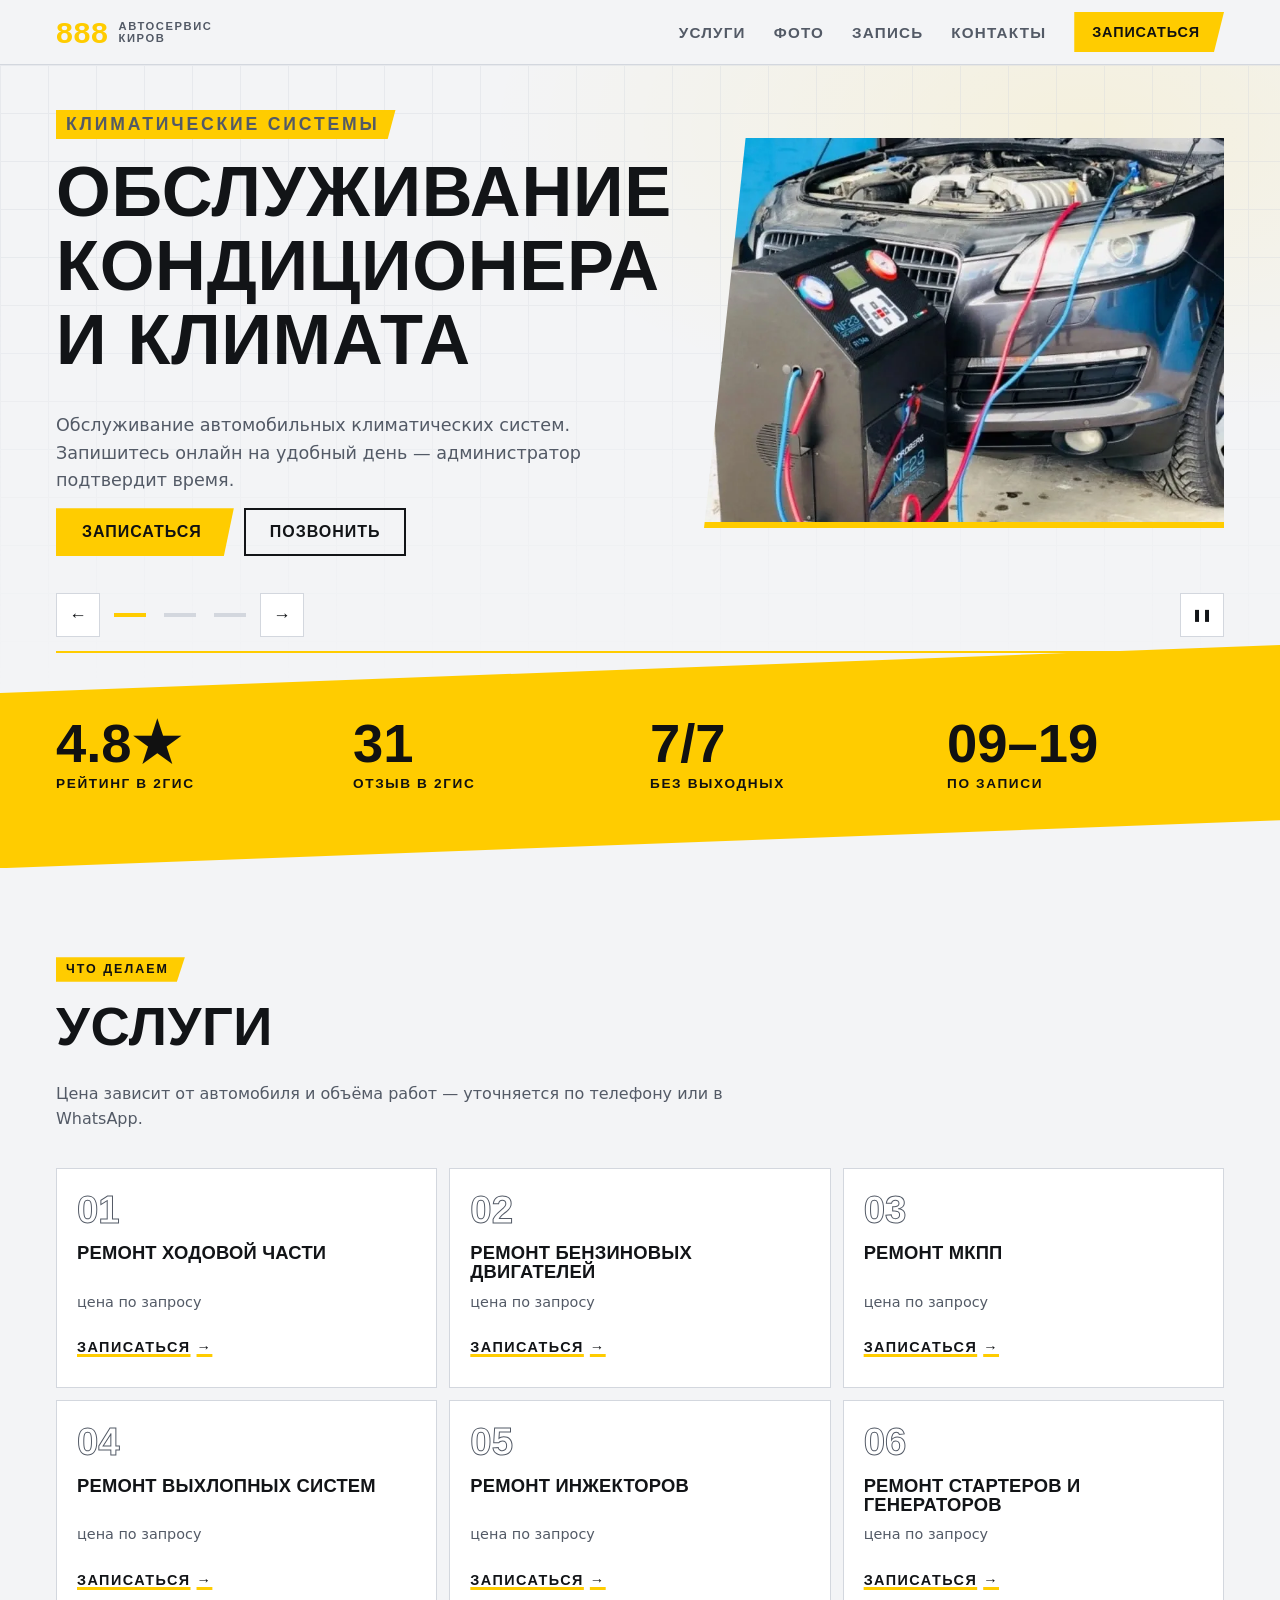
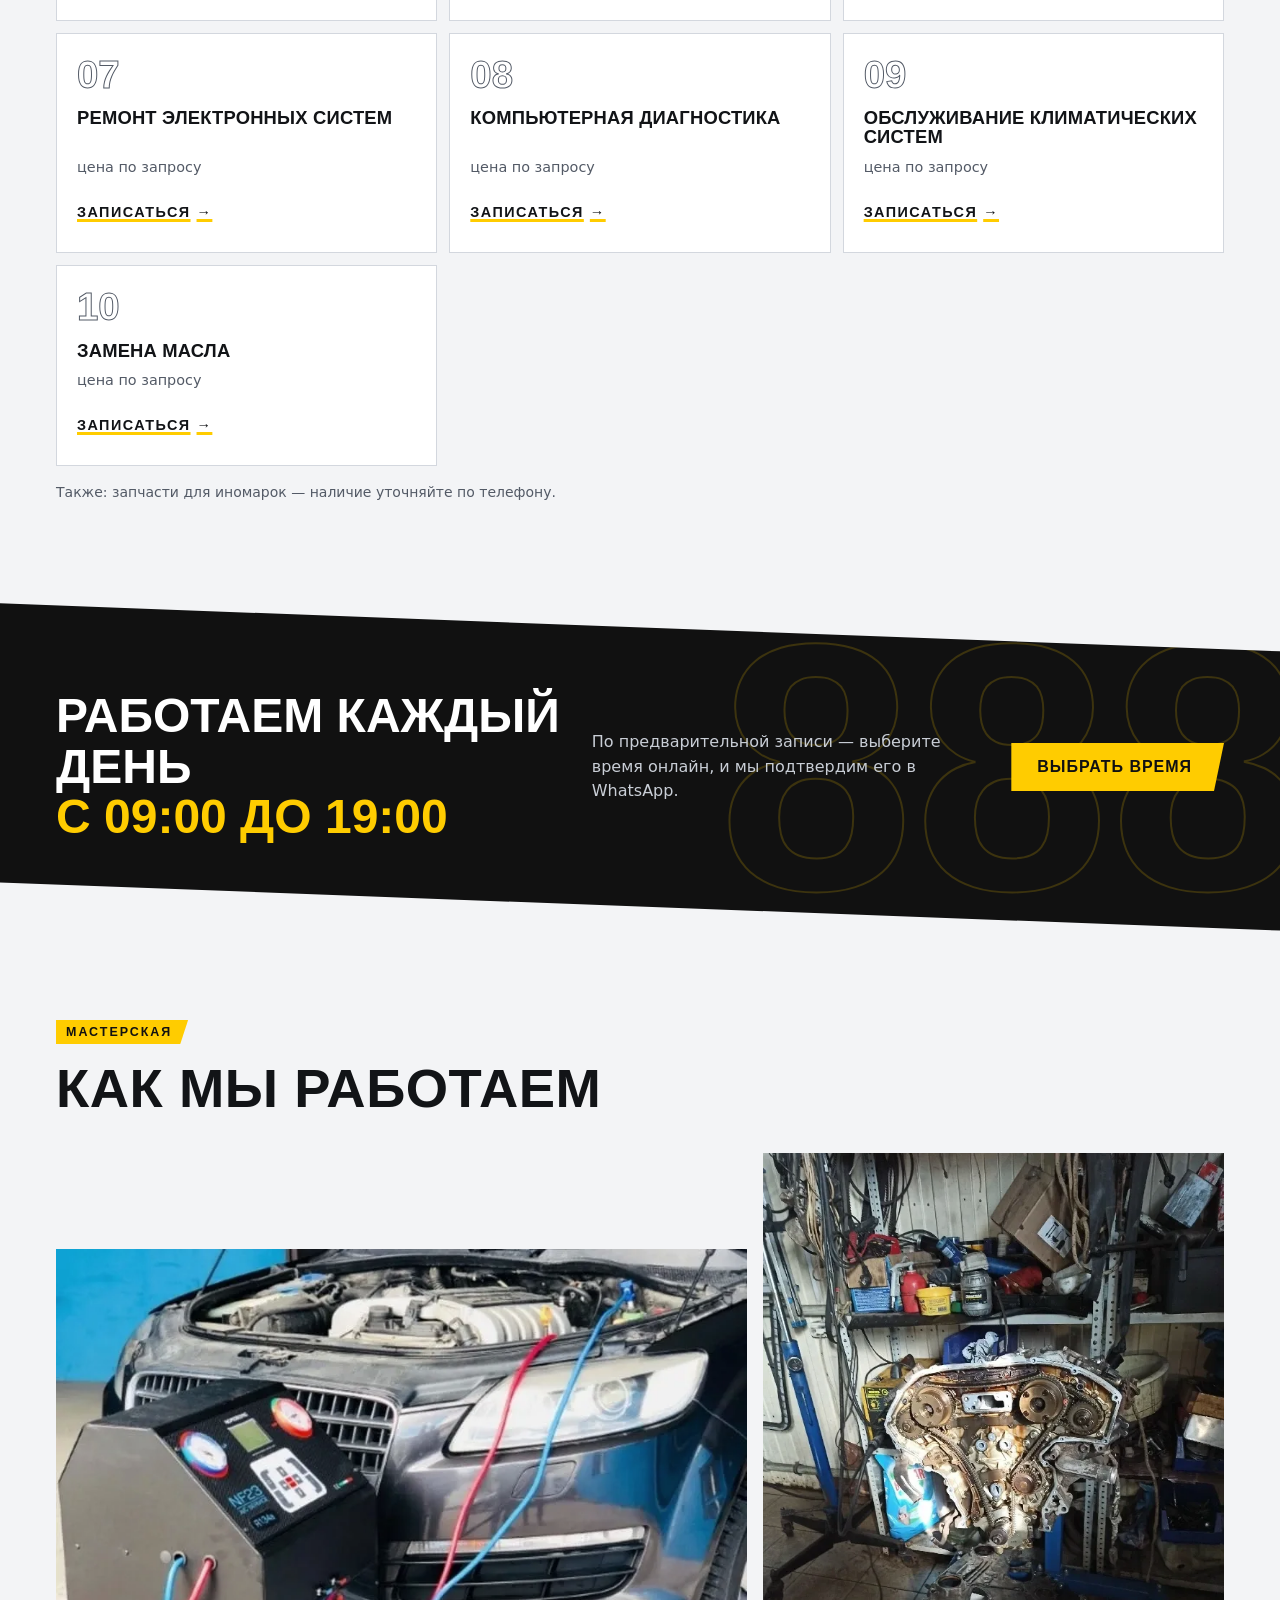
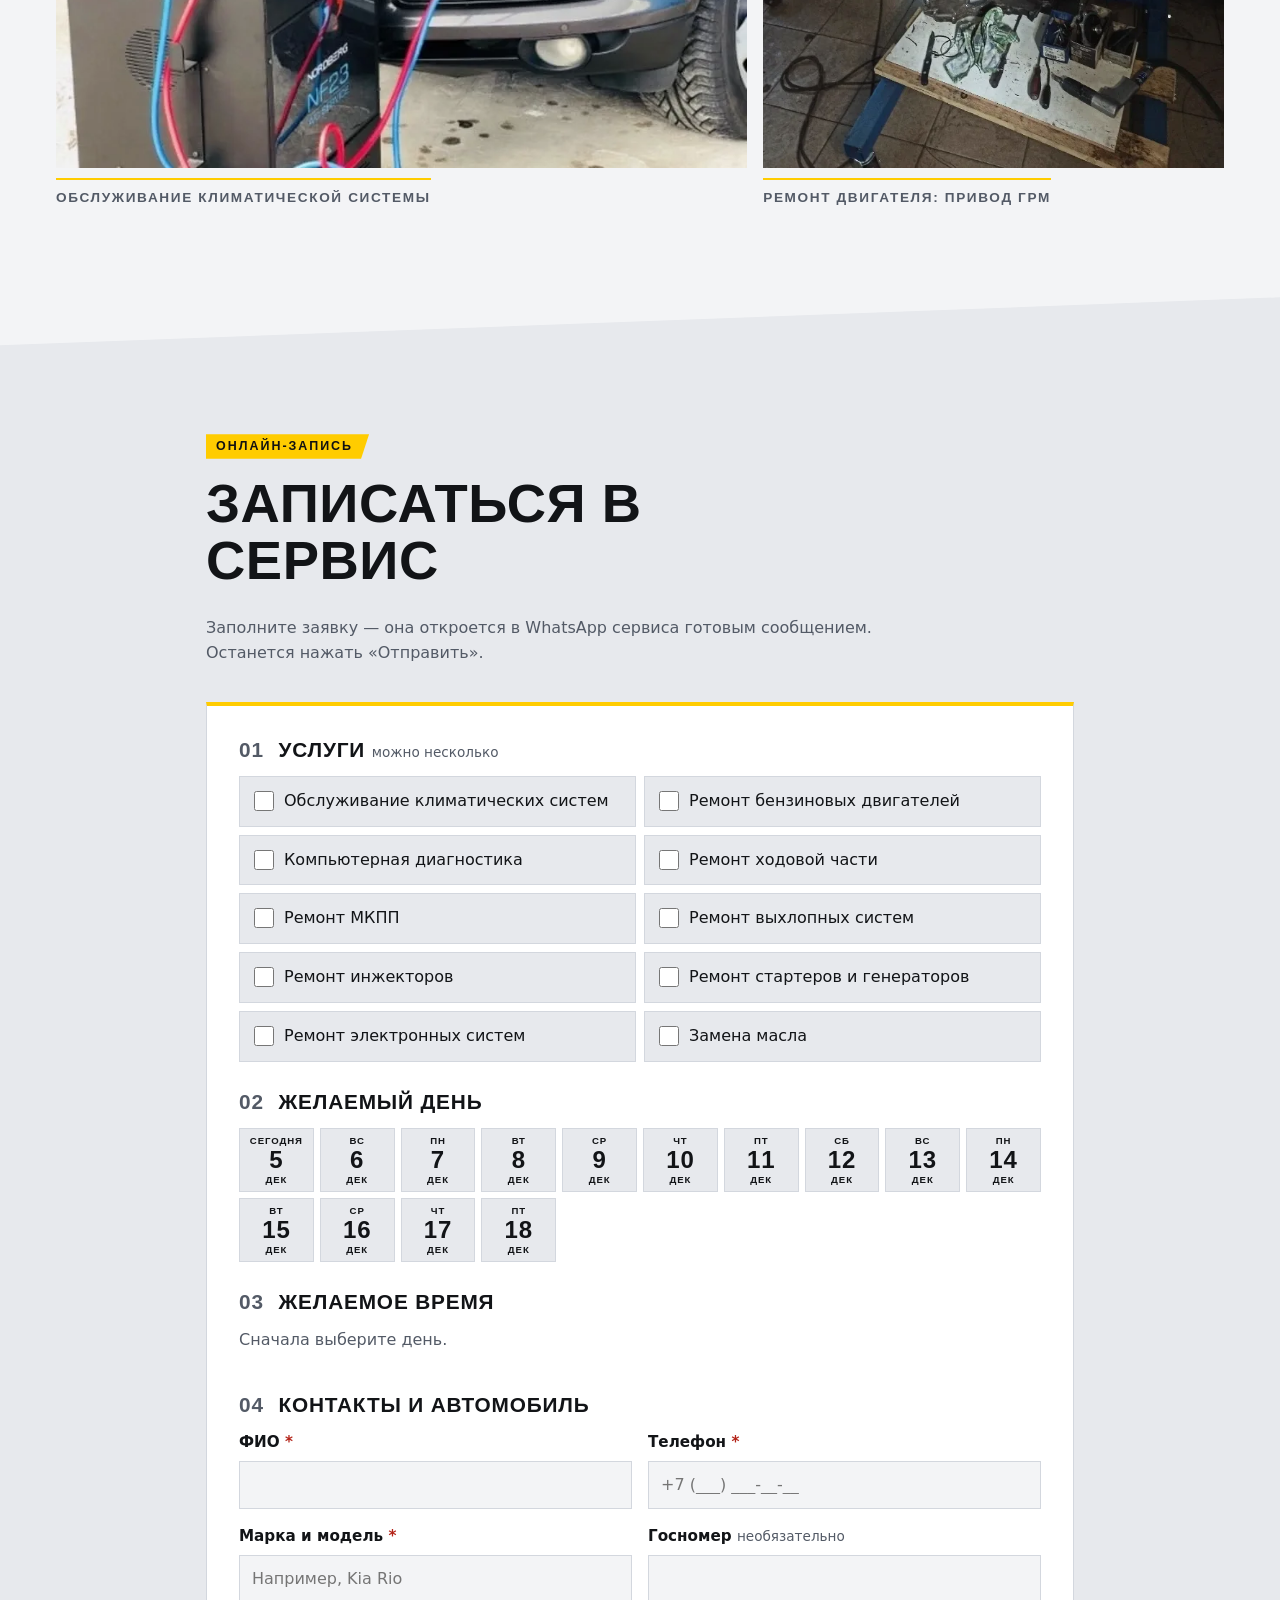
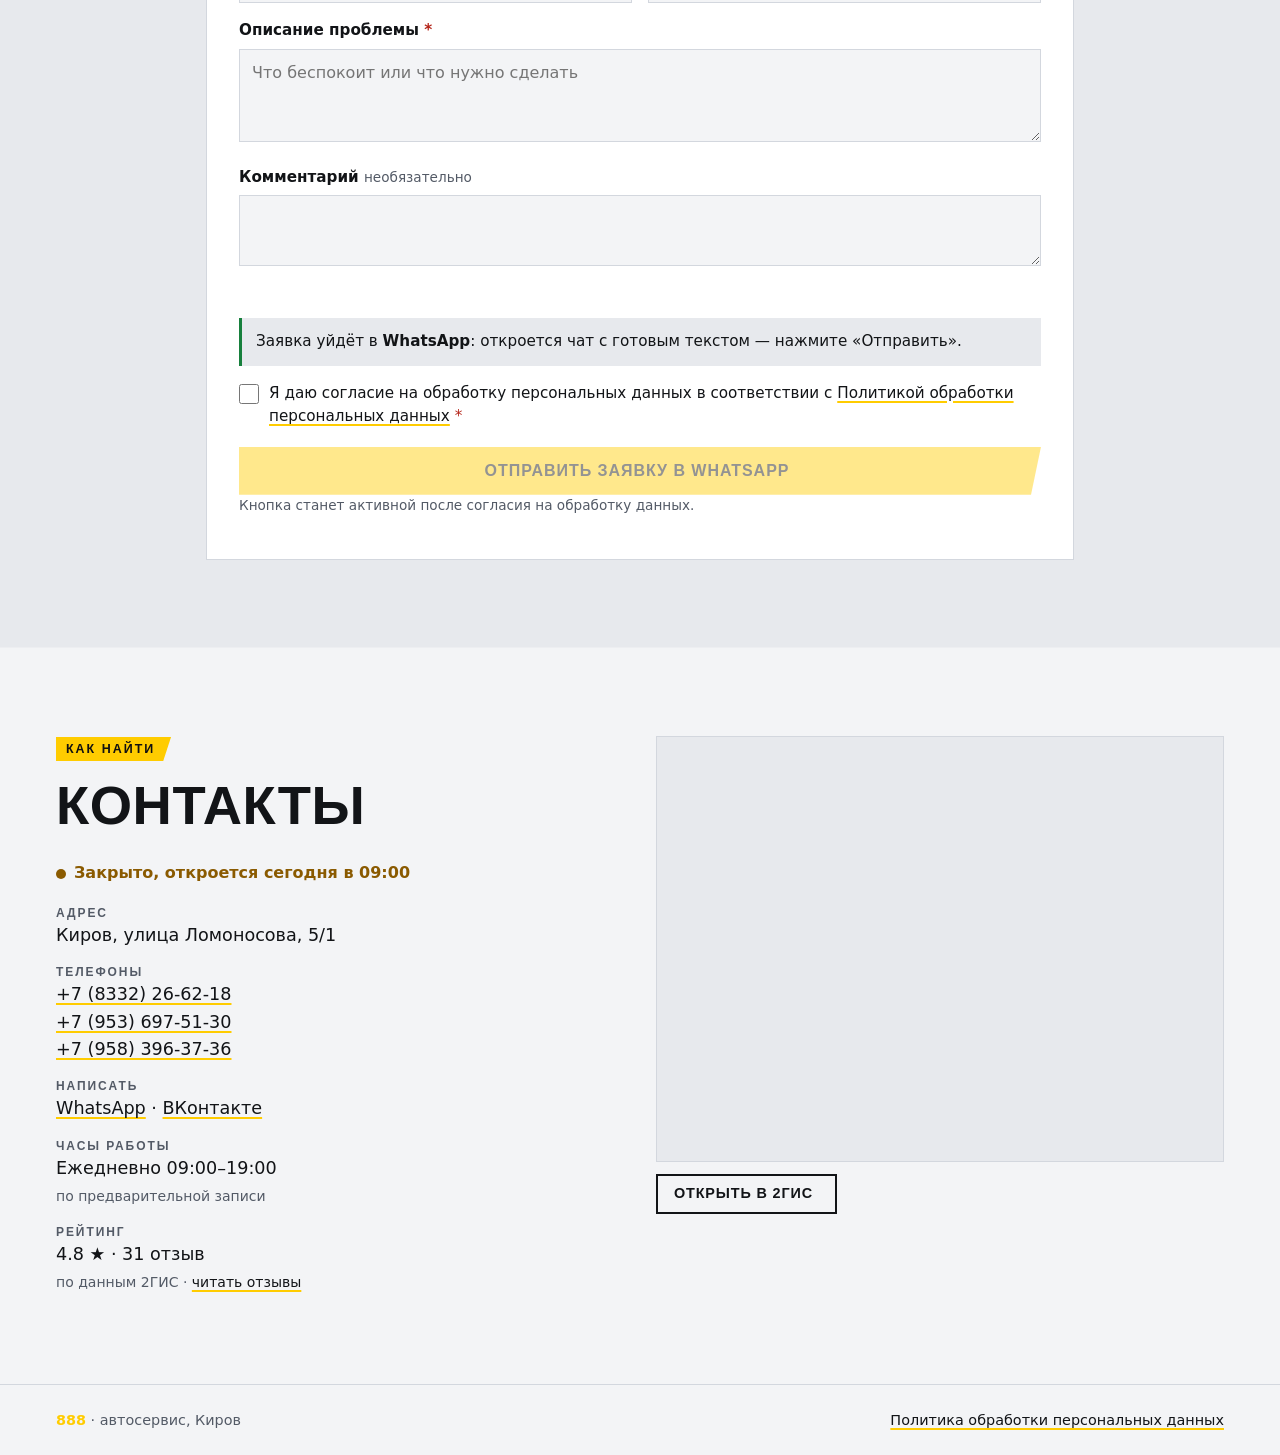
<file: index.html>
<!doctype html>
<html lang="ru">
<head>
<meta charset="utf-8">
<meta name="viewport" content="width=device-width, initial-scale=1">
<meta name="color-scheme" content="dark light">
<title>Автосервис 888 — Киров, ул. Ломоносова, 5/1</title>
<meta name="description" content="Автосервис 888 в Кирове, улица Ломоносова, 5/1. Ходовая, двигатели, МКПП, выхлоп, инжекторы, стартеры и генераторы, автоэлектрика, компьютерная диагностика, климатические системы, замена масла. Ежедневно 09:00–19:00.">
<meta property="og:type" content="business.business">
<meta property="og:title" content="Автосервис 888 — Киров">
<meta property="og:description" content="Улица Ломоносова, 5/1. Ежедневно 09:00–19:00 по предварительной записи. Запись через WhatsApp.">
<meta property="og:image" content="img/klimat.webp">
<meta property="og:locale" content="ru_RU">
<link rel="stylesheet" href="css/style.css">
<link rel="icon" href="data:image/svg+xml,%3Csvg xmlns='http://www.w3.org/2000/svg' viewBox='0 0 32 32'%3E%3Crect width='32' height='32' rx='4' fill='%23111'/%3E%3Ctext x='16' y='22' font-family='Arial' font-weight='700' font-size='13' fill='%23ffcc00' text-anchor='middle'%3E888%3C/text%3E%3C/svg%3E">
<script type="application/ld+json">
{"@context":"https://schema.org","@type":"AutoRepair","name":"888","description":"автосервис","telephone":"+78332266218",
"address":{"@type":"PostalAddress","streetAddress":"улица Ломоносова, 5/1","addressLocality":"Киров","addressRegion":"Кировская область","postalCode":"610044","addressCountry":"RU"},
"geo":{"@type":"GeoCoordinates","latitude":58.611108,"longitude":49.602627},
"openingHoursSpecification":[{"@type":"OpeningHoursSpecification","dayOfWeek":["Monday","Tuesday","Wednesday","Thursday","Friday","Saturday","Sunday"],"opens":"09:00","closes":"19:00"}],
"image":["img/klimat.webp","img/dvigatel.webp"],
"sameAs":["https://vk.ru/avtoservis888kirov","https://2gis.com/firm/70000001041097009"]}
</script>
</head>
<body>
<a class="skip-link" href="#booking">Перейти к записи</a>
<div class="progress" aria-hidden="true"><span></span></div>

<header class="topbar">
  <div class="wrap topbar__in">
    <a class="logo" href="#top" aria-label="Автосервис 888, наверх"><span class="logo__digits">888</span><span class="logo__text">автосервис<br>Киров</span></a>
    <nav class="topnav" aria-label="Разделы">
      <a href="#services">Услуги</a><a href="#gallery">Фото</a><a href="#booking">Запись</a><a href="#contacts">Контакты</a>
    </nav>
    <a class="btn btn--accent btn--small topbar__cta" href="#booking">Записаться</a>
  </div>
</header>

<main id="top">
  <h1 class="sr-only">Автосервис 888 — Киров, улица Ломоносова, 5/1</h1>

  <!-- ===== Баннеры ===== -->
  <section class="hero" aria-roledescription="карусель" aria-label="Баннеры" data-slider>
    <div class="slides">
      <article class="slide" aria-roledescription="баннер" aria-label="1 из 3">
        <div class="wrap slide__in">
          <div class="slide__text">
            <p class="tag">Климатические системы</p>
            <h2>Обслуживание кондиционера и&nbsp;климата</h2>
            <p>Обслуживание автомобильных климатических систем. Запишитесь онлайн на удобный день — администратор подтвердит время.</p>
            <div class="btn-row"><a class="btn btn--accent js-pick" href="#booking" data-item="Обслуживание климатических систем">Записаться</a><a class="btn btn--line" href="tel:+78332266218">Позвонить</a></div>
          </div>
          <figure class="slide__media"><img src="img/klimat.webp" width="800" height="600" alt="Станция обслуживания кондиционеров подключена к автомобилю" fetchpriority="high"></figure>
        </div>
      </article>
      <article class="slide" aria-roledescription="баннер" aria-label="2 из 3">
        <div class="wrap slide__in">
          <div class="slide__text">
            <p class="tag">Двигатель</p>
            <h2>Ремонт бензиновых двигателей</h2>
            <p>От диагностики до переборки: ремонт двигателей, инжекторов и выхлопных систем.</p>
            <div class="btn-row"><a class="btn btn--accent js-pick" href="#booking" data-item="Ремонт бензиновых двигателей">Записаться</a><a class="btn btn--line" href="tel:+78332266218">Позвонить</a></div>
          </div>
          <figure class="slide__media slide__media--tall"><img src="img/dvigatel.webp" width="640" height="853" alt="Двигатель со снятой крышкой ГРМ на стенде в мастерской" loading="lazy"></figure>
        </div>
      </article>
      <article class="slide" aria-roledescription="баннер" aria-label="3 из 3">
        <div class="wrap slide__in">
          <div class="slide__text">
            <p class="tag">Электрика и электроника</p>
            <h2>Диагностика и автоэлектрика</h2>
            <p>Компьютерная диагностика, ремонт электронных систем, стартеров и генераторов.</p>
            <div class="btn-row"><a class="btn btn--accent js-pick" href="#booking" data-item="Компьютерная диагностика">Записаться</a><a class="btn btn--line" href="tel:+78332266218">Позвонить</a></div>
          </div>
          <div class="slide__media slide__media--display" aria-hidden="true">
            <div class="display"><span>888</span><small>SCAN · OK</small></div>
          </div>
        </div>
      </article>
    </div>
    <div class="wrap slider__ui">
      <button type="button" class="slider__btn" data-prev aria-label="Предыдущий баннер">←</button>
      <div class="slider__dots"></div>
      <button type="button" class="slider__btn" data-next aria-label="Следующий баннер">→</button>
      <button type="button" class="slider__btn slider__btn--toggle" data-toggle aria-pressed="false" aria-label="Остановить показ баннеров">❚❚</button>
      <span class="slider__timer" aria-hidden="true"></span>
    </div>
    <p class="sr-only slider__live" aria-live="polite"></p>
  </section>

  <!-- ===== Цифры ===== -->
  <section class="stats" aria-label="Коротко о сервисе">
    <div class="wrap stats__in">
      <div class="stat" data-reveal><b><span data-count="4.8">4.8</span>★</b><span>рейтинг в 2ГИС</span></div>
      <div class="stat" data-reveal style="--d:.08s"><b data-count="31">31</b><span>отзыв в 2ГИС</span></div>
      <div class="stat" data-reveal style="--d:.16s"><b><span data-count="7">7</span>/7</b><span>без выходных</span></div>
      <div class="stat" data-reveal style="--d:.24s"><b>09–19</b><span>по записи</span></div>
    </div>
  </section>

  <!-- ===== Услуги ===== -->
  <section class="section" id="services" aria-labelledby="services-title">
    <div class="wrap">
      <header class="section__head" data-reveal>
        <p class="tag">Что делаем</p>
        <h2 id="services-title">Услуги</h2>
        <p class="muted">Цена зависит от автомобиля и объёма работ — уточняется по телефону или в WhatsApp.</p>
      </header>
      <ul class="grid">
        <li class="svc" data-reveal><span class="svc__i" aria-hidden="true">01</span><h3>Ремонт ходовой части</h3><p class="svc__p">цена по запросу</p><a class="svc__go js-pick" href="#booking" data-item="Ремонт ходовой части">Записаться</a></li>
        <li class="svc" data-reveal style="--d:.05s"><span class="svc__i" aria-hidden="true">02</span><h3>Ремонт бензиновых двигателей</h3><p class="svc__p">цена по запросу</p><a class="svc__go js-pick" href="#booking" data-item="Ремонт бензиновых двигателей">Записаться</a></li>
        <li class="svc" data-reveal style="--d:.1s"><span class="svc__i" aria-hidden="true">03</span><h3>Ремонт МКПП</h3><p class="svc__p">цена по запросу</p><a class="svc__go js-pick" href="#booking" data-item="Ремонт МКПП">Записаться</a></li>
        <li class="svc" data-reveal><span class="svc__i" aria-hidden="true">04</span><h3>Ремонт выхлопных систем</h3><p class="svc__p">цена по запросу</p><a class="svc__go js-pick" href="#booking" data-item="Ремонт выхлопных систем">Записаться</a></li>
        <li class="svc" data-reveal style="--d:.05s"><span class="svc__i" aria-hidden="true">05</span><h3>Ремонт инжекторов</h3><p class="svc__p">цена по запросу</p><a class="svc__go js-pick" href="#booking" data-item="Ремонт инжекторов">Записаться</a></li>
        <li class="svc" data-reveal style="--d:.1s"><span class="svc__i" aria-hidden="true">06</span><h3>Ремонт стартеров и генераторов</h3><p class="svc__p">цена по запросу</p><a class="svc__go js-pick" href="#booking" data-item="Ремонт стартеров и генераторов">Записаться</a></li>
        <li class="svc" data-reveal><span class="svc__i" aria-hidden="true">07</span><h3>Ремонт электронных систем</h3><p class="svc__p">цена по запросу</p><a class="svc__go js-pick" href="#booking" data-item="Ремонт электронных систем">Записаться</a></li>
        <li class="svc" data-reveal style="--d:.05s"><span class="svc__i" aria-hidden="true">08</span><h3>Компьютерная диагностика</h3><p class="svc__p">цена по запросу</p><a class="svc__go js-pick" href="#booking" data-item="Компьютерная диагностика">Записаться</a></li>
        <li class="svc" data-reveal style="--d:.1s"><span class="svc__i" aria-hidden="true">09</span><h3>Обслуживание климатических систем</h3><p class="svc__p">цена по запросу</p><a class="svc__go js-pick" href="#booking" data-item="Обслуживание климатических систем">Записаться</a></li>
        <li class="svc" data-reveal><span class="svc__i" aria-hidden="true">10</span><h3>Замена масла</h3><p class="svc__p">цена по запросу</p><a class="svc__go js-pick" href="#booking" data-item="Замена масла">Записаться</a></li>
      </ul>
      <p class="muted small" data-reveal>Также: запчасти для иномарок — наличие уточняйте по телефону.</p>
    </div>
  </section>

  <!-- ===== Баннер-полоса ===== -->
  <section class="band" aria-label="Режим работы">
    <div class="wrap band__in" data-reveal>
      <p class="band__big">Работаем каждый день<br><span>с 09:00 до 19:00</span></p>
      <p class="band__small">По предварительной записи — выберите время онлайн, и мы подтвердим его в WhatsApp.</p>
      <a class="btn btn--dark" href="#booking">Выбрать время</a>
    </div>
  </section>

  <!-- ===== Фото ===== -->
  <section class="section" id="gallery" aria-labelledby="gallery-title">
    <div class="wrap">
      <header class="section__head" data-reveal>
        <p class="tag">Мастерская</p>
        <h2 id="gallery-title">Как мы работаем</h2>
      </header>
      <div class="gallery">
        <figure class="shot shot--wide" data-reveal data-from="left">
          <a href="img/klimat.webp" target="_blank" rel="noopener"><img src="img/klimat.webp" width="800" height="600" loading="lazy" alt="Станция обслуживания кондиционеров, шланги подключены к автомобилю"></a>
          <figcaption>Обслуживание климатической системы</figcaption>
        </figure>
        <figure class="shot" data-reveal data-from="right">
          <a href="img/dvigatel.webp" target="_blank" rel="noopener"><img src="img/dvigatel.webp" width="640" height="853" loading="lazy" alt="Двигатель на стенде со снятой крышкой цепи ГРМ"></a>
          <figcaption>Ремонт двигателя: привод ГРМ</figcaption>
        </figure>
      </div>
    </div>
  </section>

  <!-- ===== Запись ===== -->
  <section class="section section--panel" id="booking" aria-labelledby="booking-title">
    <div class="wrap booking">
      <header class="section__head" data-reveal>
        <p class="tag">Онлайн-запись</p>
        <h2 id="booking-title">Записаться в сервис</h2>
        <p class="muted">Заполните заявку — она откроется в WhatsApp сервиса готовым сообщением. Останется нажать «Отправить».</p>
      </header>

      <form class="form" id="booking-form" novalidate data-reveal>
        <div class="alert" role="alert" id="form-error" hidden></div>
        <fieldset class="step">
          <legend><span class="step__n">01</span> Услуги <span class="hint">можно несколько</span></legend>
          <div class="checklist" id="items"></div>
        </fieldset>
        <fieldset class="step">
          <legend><span class="step__n">02</span> Желаемый день</legend>
          <div class="days" id="days" role="group" aria-label="Выбор дня"></div>
          <noscript><p class="muted">Для выбора дня включите JavaScript или позвоните: <a href="tel:+78332266218">+7 (8332) 26-62-18</a>.</p></noscript>
        </fieldset>
        <fieldset class="step">
          <legend><span class="step__n">03</span> Желаемое время</legend>
          <div class="slots" id="slots"><p class="muted">Сначала выберите день.</p></div>
        </fieldset>
        <fieldset class="step">
          <legend><span class="step__n">04</span> Контакты и автомобиль</legend>
          <div class="grid2">
            <div class="field"><label for="full_name">ФИО <span class="req" aria-hidden="true">*</span></label><input id="full_name" required autocomplete="name" maxlength="120"></div>
            <div class="field"><label for="phone">Телефон <span class="req" aria-hidden="true">*</span></label><input id="phone" type="tel" inputmode="tel" required autocomplete="tel" placeholder="+7 (___) ___-__-__" maxlength="18"></div>
            <div class="field"><label for="car">Марка и модель <span class="req" aria-hidden="true">*</span></label><input id="car" required maxlength="100" placeholder="Например, Kia Rio"></div>
            <div class="field"><label for="plate">Госномер <span class="opt">необязательно</span></label><input id="plate" maxlength="15" autocomplete="off"></div>
          </div>
          <div class="field"><label for="problem">Описание проблемы <span class="req" aria-hidden="true">*</span></label><textarea id="problem" rows="3" required maxlength="1500" placeholder="Что беспокоит или что нужно сделать"></textarea></div>
          <div class="field"><label for="comment">Комментарий <span class="opt">необязательно</span></label><textarea id="comment" rows="2" maxlength="500"></textarea></div>
        </fieldset>
        <div id="channels"></div>
        <div class="summary" id="summary" hidden aria-live="polite"></div>
        <label class="consent">
          <input type="checkbox" id="consent" required>
          <span>Я даю согласие на обработку персональных данных в соответствии с <a href="privacy.html" target="_blank">Политикой обработки персональных данных</a> <span class="req" aria-hidden="true">*</span></span>
        </label>
        <button class="btn btn--accent btn--block" type="submit" id="submit">Отправить заявку в WhatsApp</button>
        <p class="note" id="submit-hint">Кнопка станет активной после согласия на обработку данных.</p>
      </form>

      <div class="sent" id="sent" hidden tabindex="-1">
        <h3>Почти готово</h3>
        <p id="sent-text"></p>
        <pre class="message" id="message"></pre>
        <div class="btn-row">
          <a class="btn btn--accent" id="open-chat" href="#" target="_blank" rel="noopener">Открыть чат</a>
          <button class="btn btn--line" type="button" id="copy">Скопировать текст</button>
          <button class="btn btn--line" type="button" id="edit">Изменить заявку</button>
        </div>
      </div>
    </div>
  </section>

  <!-- ===== Контакты ===== -->
  <section class="section" id="contacts" aria-labelledby="contacts-title">
    <div class="wrap contacts">
      <div data-reveal data-from="left">
        <p class="tag">Как найти</p>
        <h2 id="contacts-title">Контакты</h2>
        <p class="open-status" id="open-status" hidden><span class="dot" aria-hidden="true"></span><span data-text></span></p>
        <dl class="facts">
          <div><dt>Адрес</dt><dd>Киров, улица Ломоносова, 5/1</dd></div>
          <div><dt>Телефоны</dt><dd><a href="tel:+78332266218">+7 (8332) 26-62-18</a><br><a href="tel:+79536975130">+7 (953) 697-51-30</a><br><a href="tel:+79583963736">+7 (958) 396-37-36</a></dd></div>
          <div><dt>Написать</dt><dd><a href="https://wa.me/79091306473" target="_blank" rel="noopener">WhatsApp</a> · <a href="https://vk.ru/avtoservis888kirov" target="_blank" rel="noopener">ВКонтакте</a></dd></div>
          <div><dt>Часы работы</dt><dd>Ежедневно 09:00–19:00<br><span class="muted small">по предварительной записи</span></dd></div>
          <div><dt>Рейтинг</dt><dd>4.8 ★ · 31 отзыв<br><span class="muted small">по данным 2ГИС · <a href="https://2gis.com/firm/70000001041097009" target="_blank" rel="noopener">читать отзывы</a></span></dd></div>
        </dl>
      </div>
      <div class="map" data-reveal data-from="right">
        <iframe title="Карта: автосервис 888, улица Ломоносова, 5/1" loading="lazy" referrerpolicy="no-referrer"
          src="https://www.openstreetmap.org/export/embed.html?bbox=49.596627%2C58.608108%2C49.608627%2C58.614108&amp;layer=mapnik&amp;marker=58.611108%2C49.602627"></iframe>
        <p><a class="btn btn--line btn--small" href="https://2gis.com/firm/70000001041097009" target="_blank" rel="noopener">Открыть в 2ГИС</a></p>
      </div>
    </div>
  </section>
</main>

<footer class="footer">
  <div class="wrap footer__in">
    <span><b class="accent">888</b> · автосервис, Киров</span>
    <a href="privacy.html">Политика обработки персональных данных</a>
  </div>
</footer>

<nav class="callbar" aria-label="Быстрые действия">
  <a class="btn btn--accent" href="tel:+78332266218">Позвонить</a>
  <a class="btn btn--line" href="#booking">Записаться</a>
</nav>

<script src="js/config.js" defer></script>
<script src="js/booking.js" defer></script>
<script src="js/motion.js" defer></script>
</body>
</html>
</file>
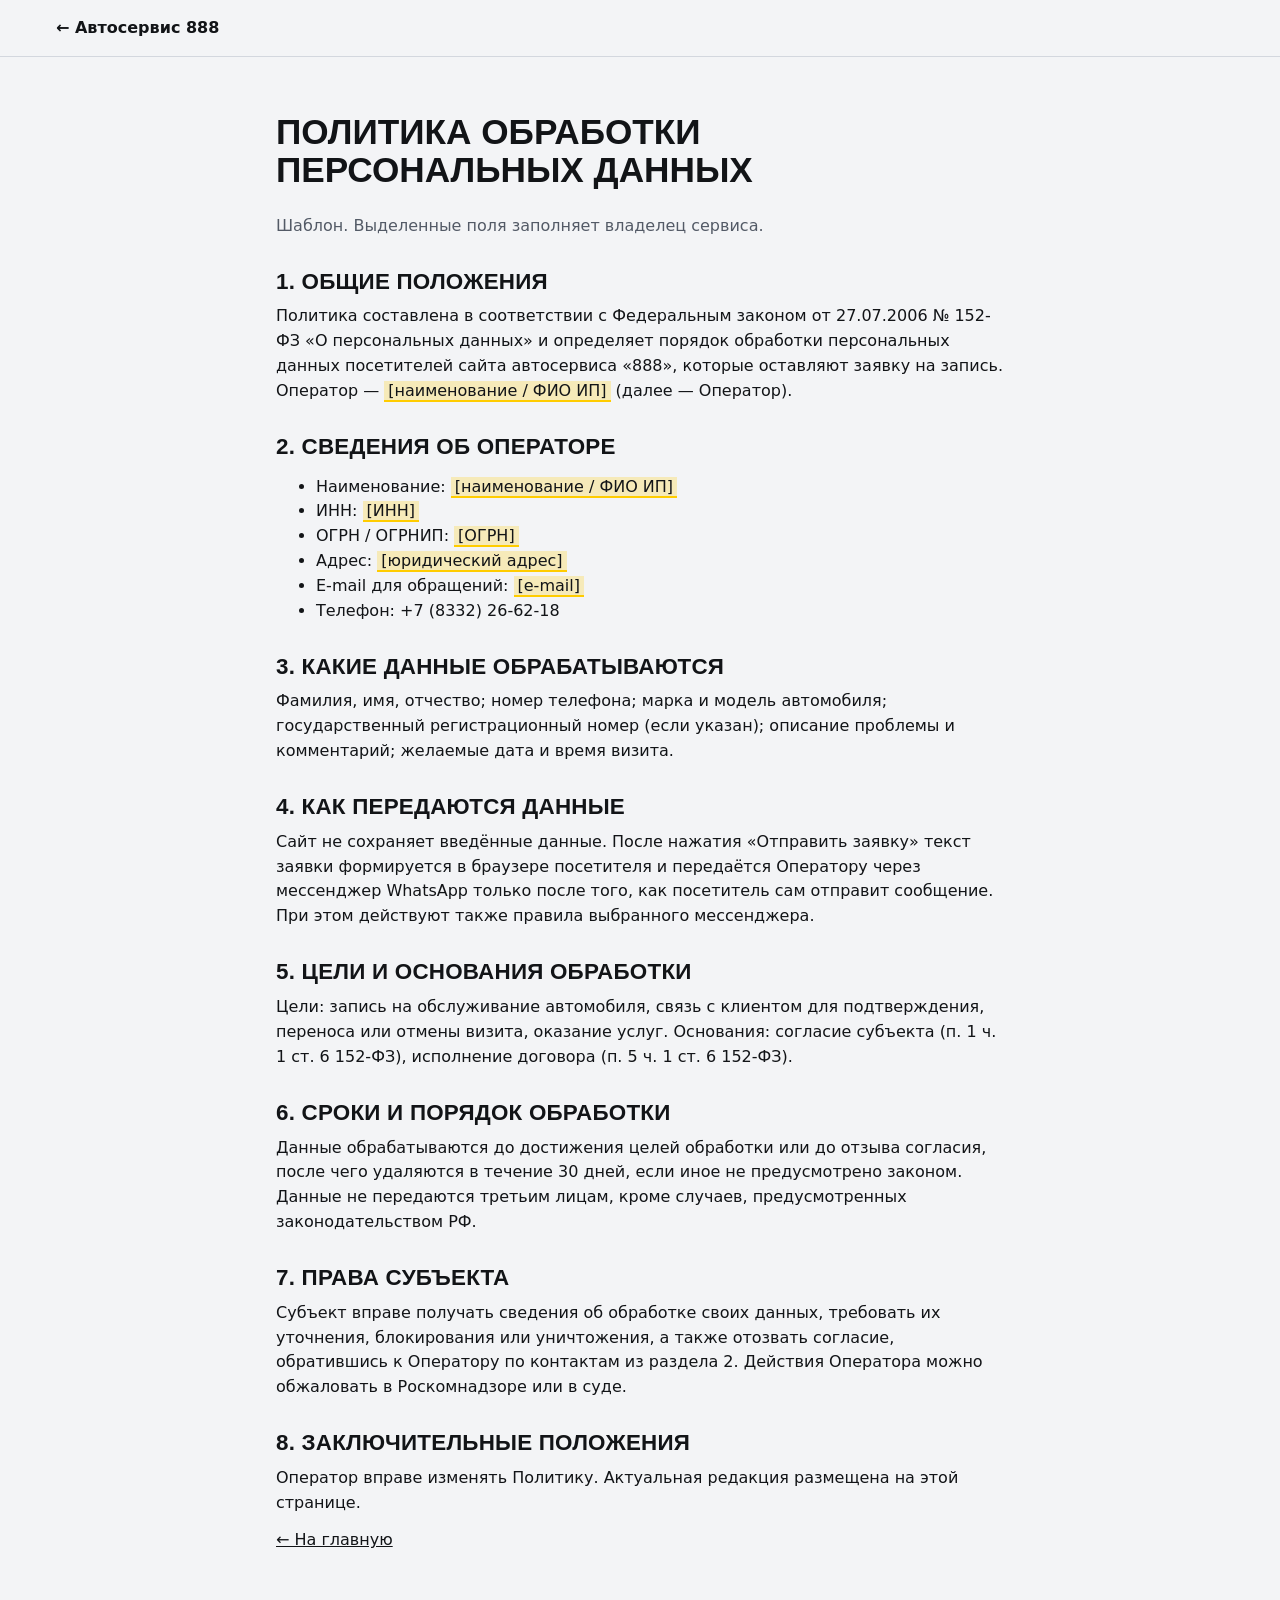
<file: privacy.html>
<!doctype html>
<html lang="ru">
<head>
<meta charset="utf-8">
<meta name="viewport" content="width=device-width, initial-scale=1">
<meta name="color-scheme" content="light dark">
<title>Политика обработки персональных данных — «888»</title>
<link rel="stylesheet" href="css/style.css">
</head>
<body>
<header class="pbar"><div class="wrap"><a href="index.html">← Автосервис 888</a></div></header>
<main class="wrap prose">
  <h1>Политика обработки персональных данных</h1>
  <p class="muted">Шаблон. Выделенные поля заполняет владелец сервиса.</p>

  <h2>1. Общие положения</h2>
  <p>Политика составлена в соответствии с Федеральным законом от 27.07.2006 № 152-ФЗ «О персональных данных» и определяет порядок обработки персональных данных посетителей сайта автосервиса «888», которые оставляют заявку на запись. Оператор — <span class="placeholder">[наименование / ФИО ИП]</span> (далее — Оператор).</p>

  <h2>2. Сведения об операторе</h2>
  <ul>
    <li>Наименование: <span class="placeholder">[наименование / ФИО ИП]</span></li>
    <li>ИНН: <span class="placeholder">[ИНН]</span></li>
    <li>ОГРН / ОГРНИП: <span class="placeholder">[ОГРН]</span></li>
    <li>Адрес: <span class="placeholder">[юридический адрес]</span></li>
    <li>E-mail для обращений: <span class="placeholder">[e-mail]</span></li>
    <li>Телефон: +7 (8332) 26-62-18</li>
  </ul>

  <h2>3. Какие данные обрабатываются</h2>
  <p>Фамилия, имя, отчество; номер телефона; марка и модель автомобиля; государственный регистрационный номер (если указан); описание проблемы и комментарий; желаемые дата и время визита.</p>

  <h2>4. Как передаются данные</h2>
  <p>Сайт не сохраняет введённые данные. После нажатия «Отправить заявку» текст заявки формируется в браузере посетителя и передаётся Оператору через мессенджер WhatsApp только после того, как посетитель сам отправит сообщение. При этом действуют также правила выбранного мессенджера.</p>

  <h2>5. Цели и основания обработки</h2>
  <p>Цели: запись на обслуживание автомобиля, связь с клиентом для подтверждения, переноса или отмены визита, оказание услуг. Основания: согласие субъекта (п. 1 ч. 1 ст. 6 152-ФЗ), исполнение договора (п. 5 ч. 1 ст. 6 152-ФЗ).</p>

  <h2>6. Сроки и порядок обработки</h2>
  <p>Данные обрабатываются до достижения целей обработки или до отзыва согласия, после чего удаляются в течение 30 дней, если иное не предусмотрено законом. Данные не передаются третьим лицам, кроме случаев, предусмотренных законодательством РФ.</p>

  <h2>7. Права субъекта</h2>
  <p>Субъект вправе получать сведения об обработке своих данных, требовать их уточнения, блокирования или уничтожения, а также отозвать согласие, обратившись к Оператору по контактам из раздела 2. Действия Оператора можно обжаловать в Роскомнадзоре или в суде.</p>

  <h2>8. Заключительные положения</h2>
  <p>Оператор вправе изменять Политику. Актуальная редакция размещена на этой странице.</p>

  <p><a href="index.html">← На главную</a></p>
</main>
</body>
</html>
</file>
<file: css/style.css>
/* «888» — тёмная техно-стилистика: графит, жёлтый сигнальный акцент, узкие прописные заголовки, косые переходы */
:root {
  --bg: #0d0e10;
  --bg-2: #15171b;
  --card: #1a1d22;
  --line: #2b2f36;
  --text: #f2f3f5;
  --muted: #a3a9b4;
  --accent: #ffcc00;
  --accent-ink: #111111;
  --accent-soft: rgba(255, 204, 0, .12);
  --ok: #57d68d;
  --warn: #ffcc00;
  --danger: #ff7a6b;
  --cond: "Bahnschrift", "DIN Alternate", "Roboto Condensed", "Arial Narrow", "Helvetica Neue", Arial, sans-serif;
  --sans: system-ui, -apple-system, "Segoe UI", Roboto, Arial, sans-serif;
  --focus: 0 0 0 3px rgba(255, 204, 0, .55);
  --skew: 48px;
  color-scheme: dark;
}
@media (prefers-color-scheme: light) {
  :root {
    --bg: #f3f4f6;
    --bg-2: #e7e9ed;
    --card: #ffffff;
    --line: #d3d7de;
    --text: #121417;
    --muted: #535a66;
    --accent-soft: rgba(255, 204, 0, .25);
    --ok: #17803d;
    --warn: #8a5a00;
    --danger: #b42318;
    --focus: 0 0 0 3px rgba(20, 20, 20, .45);
    color-scheme: light;
  }
}

*, *::before, *::after { box-sizing: border-box; }
html { scroll-behavior: smooth; -webkit-text-size-adjust: 100%; scroll-padding-top: 72px; }
body { margin: 0; background: var(--bg); color: var(--text); font: 16px/1.55 var(--sans); overflow-x: hidden; }
img { max-width: 100%; height: auto; display: block; }
a { color: inherit; }
p { margin: 0 0 .8em; }
h2, h3 { font-family: var(--cond); text-transform: uppercase; letter-spacing: .01em; line-height: 1.05; margin: 0 0 .5em; }
h2 { font-size: clamp(2rem, 5.5vw, 3.4rem); font-weight: 700; }
h3 { font-size: 1.15rem; font-weight: 700; }
[hidden] { display: none !important; }
:focus-visible { outline: none; box-shadow: var(--focus); border-radius: 2px; }
.wrap { width: 100%; max-width: 1200px; margin: 0 auto; padding: 0 16px; }
.sr-only { position: absolute; width: 1px; height: 1px; overflow: hidden; clip: rect(0 0 0 0); white-space: nowrap; }
.skip-link { position: absolute; left: 8px; top: -60px; background: var(--accent); color: var(--accent-ink); padding: 10px 14px; z-index: 200; }
.skip-link:focus { top: 8px; }
.muted, .note { color: var(--muted); }
.note { font-size: .85rem; }
.small { font-size: .875rem; }
.accent { color: var(--accent); }
.tag { display: inline-block; font: 700 .78rem/1 var(--cond); letter-spacing: .16em; text-transform: uppercase; color: var(--accent-ink); background: var(--accent); padding: 6px 10px; margin-bottom: 16px; clip-path: polygon(0 0, 100% 0, calc(100% - 8px) 100%, 0 100%); padding-right: 16px; }

/* Кнопки */
.btn { display: inline-flex; align-items: center; justify-content: center; gap: 8px; min-height: 48px; padding: 12px 24px; border: 2px solid transparent; font: 700 1rem/1 var(--cond); letter-spacing: .06em; text-transform: uppercase; text-decoration: none; cursor: pointer; white-space: nowrap; transition: transform .2s, background .2s, color .2s, box-shadow .2s; clip-path: polygon(0 0, 100% 0, calc(100% - 10px) 100%, 0 100%); padding-right: 30px; }
.btn--accent { background: var(--accent); color: var(--accent-ink); }
.btn--accent:hover { transform: translateY(-2px); box-shadow: 0 10px 24px -10px rgba(255, 204, 0, .7); }
.btn--line { background: transparent; color: var(--text); border-color: var(--text); clip-path: none; padding-right: 24px; }
.btn--line:hover { background: var(--text); color: var(--bg); }
.btn--dark { background: #111; color: #ffcc00; }
.btn--dark:hover { transform: translateY(-2px); }
.btn--small { min-height: 40px; padding: 8px 22px 8px 16px; font-size: .9rem; }
.btn--block { width: 100%; }
.btn:disabled { opacity: .45; cursor: not-allowed; transform: none !important; box-shadow: none !important; }
.btn-row { display: flex; flex-wrap: wrap; gap: 10px; }

/* Прогресс и шапка */
.progress { position: fixed; inset: 0 0 auto 0; height: 3px; z-index: 120; pointer-events: none; }
.progress span { display: block; height: 100%; background: var(--accent); transform-origin: 0 50%; transform: scaleX(0); }
.topbar { position: sticky; top: 0; z-index: 100; background: color-mix(in srgb, var(--bg) 88%, transparent); backdrop-filter: blur(10px); border-bottom: 1px solid var(--line); }
.topbar__in { display: flex; align-items: center; gap: 16px; min-height: 64px; }
.logo { display: flex; align-items: center; gap: 10px; text-decoration: none; margin-right: auto; }
.logo__digits { font: 800 1.9rem/1 var(--cond); color: var(--accent); letter-spacing: .02em; }
.logo__text { font: 600 .7rem/1.1 var(--cond); text-transform: uppercase; letter-spacing: .14em; color: var(--muted); }
.topnav { display: none; gap: 4px; }
.topnav a { text-decoration: none; padding: 10px 12px; font: 600 .95rem var(--cond); text-transform: uppercase; letter-spacing: .08em; color: var(--muted); position: relative; }
.topnav a::after { content: ""; position: absolute; left: 12px; right: 12px; bottom: 6px; height: 2px; background: var(--accent); transform: scaleX(0); transition: transform .25s; transform-origin: left; }
.topnav a:hover { color: var(--text); }
.topnav a:hover::after { transform: scaleX(1); }
@media (min-width: 860px) { .topnav { display: flex; } }

/* ===== Слайдер-баннер ===== */
.hero { position: relative; background: radial-gradient(1000px 500px at 85% 10%, rgba(255, 204, 0, .10), transparent 60%), var(--bg); padding: 28px 0 0; overflow: hidden; }
.hero::before { content: ""; position: absolute; inset: 0; background-image: linear-gradient(var(--line) 1px, transparent 1px), linear-gradient(90deg, var(--line) 1px, transparent 1px); background-size: 48px 48px; opacity: .35; mask-image: linear-gradient(to bottom, #000 30%, transparent); pointer-events: none; }
.slides { display: grid; position: relative; }
.slide { grid-area: 1 / 1; visibility: hidden; opacity: 0; transition: opacity .6s ease, visibility 0s linear .6s; }
.slide.is-active { visibility: visible; opacity: 1; transition: opacity .6s ease, visibility 0s; }
.slide__in { display: grid; gap: 24px; align-items: center; min-height: 420px; }
@media (min-width: 900px) { .slide__in { grid-template-columns: minmax(0, 1fr) minmax(0, 520px); gap: 48px; min-height: 480px; } }
.slide__text h2 { font-size: clamp(2.2rem, 6.5vw, 4.4rem); }
.slide__text p { color: var(--muted); font-size: 1.1rem; max-width: 34em; }
.slide__media { margin: 0; position: relative; clip-path: polygon(8% 0, 100% 0, 100% 100%, 0 100%); }
.slide__media img { width: 100%; aspect-ratio: 4 / 3; object-fit: cover; }
.slide__media--tall img { object-position: center 35%; }
.slide__media::after { content: ""; position: absolute; inset: auto 0 0 0; height: 6px; background: var(--accent); }
/* движение внутри активного баннера */
.motion .slide .slide__text > *, .motion .slide .slide__media { opacity: 0; transform: translateY(18px); transition: opacity .6s ease, transform .7s cubic-bezier(.2, .7, .2, 1); }
.motion .slide .slide__media { transform: translateX(40px) scale(1.04); }
.motion .slide.is-active .slide__text > *, .motion .slide.is-active .slide__media { opacity: 1; transform: none; }
.motion .slide.is-active .slide__text > :nth-child(2) { transition-delay: .08s; }
.motion .slide.is-active .slide__text > :nth-child(3) { transition-delay: .16s; }
.motion .slide.is-active .slide__text > :nth-child(4) { transition-delay: .24s; }
.motion .slide.is-active .slide__media { transition-delay: .1s; }
.motion .slide.is-active .slide__media img { animation: kenburns 9s ease-out both; }
@keyframes kenburns { from { transform: scale(1.08); } to { transform: scale(1); } }

.slide__media--display { clip-path: none; }
.slide__media--display::after { display: none; }
.display { aspect-ratio: 4 / 3; display: grid; place-content: center; text-align: center; background: #050607; border: 2px solid #2b2f36; position: relative; overflow: hidden; }
.display::before { content: ""; position: absolute; inset: 0; background: repeating-linear-gradient(0deg, rgba(255, 255, 255, .03) 0 2px, transparent 2px 4px); }
.display span { font: 800 clamp(5rem, 16vw, 9rem)/1 var(--cond); color: var(--accent); text-shadow: 0 0 24px rgba(255, 204, 0, .55); letter-spacing: .06em; }
.display small { font: 600 .9rem var(--cond); letter-spacing: .4em; color: #57d68d; margin-top: 10px; }
.motion .slide.is-active .display span { animation: flicker 2.4s steps(1) 1; }
@keyframes flicker { 0%, 12%, 20% { opacity: .2; } 6%, 16%, 30%, 100% { opacity: 1; } }

.slider__ui { position: relative; display: flex; align-items: center; gap: 8px; padding-top: 20px; padding-bottom: 56px; }
.slider__btn { width: 44px; height: 44px; border: 1px solid var(--line); background: var(--card); color: var(--text); font-size: 1.1rem; cursor: pointer; }
.slider__btn:hover { border-color: var(--accent); color: var(--accent); }
.slider__btn--toggle { margin-left: auto; font-size: .75rem; }
.slider__dots { display: flex; gap: 6px; }
.slider__dot { width: 44px; height: 44px; border: 0; background: transparent; cursor: pointer; position: relative; padding: 0; }
.slider__dot::before { content: ""; position: absolute; left: 6px; right: 6px; top: 50%; height: 4px; margin-top: -2px; background: var(--line); }
.slider__dot[aria-current="true"]::before { background: var(--accent); }
.slider__timer { position: absolute; left: 16px; right: 16px; bottom: 40px; height: 2px; background: var(--line); overflow: hidden; }
.slider__timer::after { content: ""; position: absolute; inset: 0; background: var(--accent); transform: scaleX(0); transform-origin: left; }
.is-timing .slider__timer::after { animation: timer var(--interval, 6000ms) linear forwards; }
.is-hover .slider__timer::after, .is-paused .slider__timer::after { animation-play-state: paused; }
@keyframes timer { to { transform: scaleX(1); } }

/* ===== Цифры — косой переход ===== */
.stats { background: var(--accent); color: var(--accent-ink); clip-path: polygon(0 var(--skew), 100% 0, 100% calc(100% - var(--skew)), 0 100%); margin-top: calc(var(--skew) * -1); position: relative; z-index: 2; padding: calc(var(--skew) + 24px) 0; }
.stats__in { display: grid; grid-template-columns: repeat(2, 1fr); gap: 20px; }
@media (min-width: 760px) { .stats__in { grid-template-columns: repeat(4, 1fr); } }
.stat b { display: block; font: 800 clamp(2.2rem, 6vw, 3.4rem)/1 var(--cond); }
.stat span { font: 600 .85rem var(--cond); text-transform: uppercase; letter-spacing: .12em; }

/* ===== Секции ===== */
.section { padding: 88px 0; position: relative; }
.section__head { max-width: 680px; margin-bottom: 36px; }
.section--panel { background: var(--bg-2); clip-path: polygon(0 var(--skew), 100% 0, 100% 100%, 0 100%); padding-top: calc(88px + var(--skew)); }

.grid { list-style: none; margin: 0 0 16px; padding: 0; display: grid; gap: 12px; grid-template-columns: 1fr; }
@media (min-width: 600px) { .grid { grid-template-columns: repeat(2, 1fr); } }
@media (min-width: 1000px) { .grid { grid-template-columns: repeat(3, 1fr); } }
.svc { position: relative; background: var(--card); border: 1px solid var(--line); padding: 22px 20px 18px; display: flex; flex-direction: column; overflow: hidden; transition: border-color .25s, transform .25s; }
.svc::before { content: ""; position: absolute; inset: 0 auto 0 0; width: 4px; background: var(--accent); transform: scaleY(0); transform-origin: bottom; transition: transform .3s; }
.svc:hover { border-color: var(--accent); transform: translateY(-3px); }
.svc:hover::before { transform: scaleY(1); }
.svc__i { font: 800 2.4rem/1 var(--cond); color: transparent; -webkit-text-stroke: 1px var(--muted); margin-bottom: 14px; }
.svc h3 { flex: 1; }
.svc__p { color: var(--muted); font-size: .9rem; margin-bottom: 12px; }
.svc__go { align-self: flex-start; font: 700 .9rem var(--cond); text-transform: uppercase; letter-spacing: .1em; color: var(--accent); text-decoration: none; min-height: 44px; display: inline-flex; align-items: center; gap: 6px; }
@media (prefers-color-scheme: light) { .svc__go { color: var(--text); text-decoration: underline; text-decoration-color: var(--accent); text-decoration-thickness: 3px; } .tag { color: #111; } }
.svc__go::after { content: "→"; transition: transform .2s; }
.svc:hover .svc__go::after { transform: translateX(4px); }

/* ===== Баннер-полоса ===== */
.band { background: #111; color: #fff; clip-path: polygon(0 0, 100% var(--skew), 100% 100%, 0 calc(100% - var(--skew))); padding: calc(var(--skew) + 40px) 0; position: relative; overflow: hidden; }
.band::before { content: "888"; position: absolute; right: -2%; top: 50%; transform: translateY(-50%); font: 800 clamp(10rem, 30vw, 22rem)/1 var(--cond); color: transparent; -webkit-text-stroke: 2px rgba(255, 204, 0, .18); pointer-events: none; }
.band__in { position: relative; display: grid; gap: 16px; align-items: center; }
@media (min-width: 900px) { .band__in { grid-template-columns: 1.3fr 1fr auto; gap: 32px; } }
.band__big { font: 800 clamp(1.8rem, 5vw, 3rem)/1.05 var(--cond); text-transform: uppercase; margin: 0; }
.band__big span { color: #ffcc00; }
.band__small { color: #c9ced6; margin: 0; }
.band .btn--dark { background: #ffcc00; color: #111; }

/* ===== Фото ===== */
.gallery { display: grid; gap: 16px; }
@media (min-width: 760px) { .gallery { grid-template-columns: 1.5fr 1fr; align-items: end; } }
.shot { margin: 0; }
.shot a { display: block; overflow: hidden; position: relative; }
.shot img { width: 100%; aspect-ratio: 4 / 3; object-fit: cover; transition: transform .8s cubic-bezier(.2, .7, .2, 1), filter .4s; filter: saturate(.9); }
.shot:not(.shot--wide) img { aspect-ratio: 3 / 4; }
.shot a:hover img { transform: scale(1.06); filter: saturate(1.05); }
.shot a::after { content: ""; position: absolute; inset: 0; border: 2px solid var(--accent); opacity: 0; transition: opacity .3s; }
.shot a:hover::after { opacity: 1; }
.shot figcaption { font: 600 .85rem var(--cond); text-transform: uppercase; letter-spacing: .12em; color: var(--muted); padding-top: 10px; border-top: 2px solid var(--accent); margin-top: 10px; display: inline-block; }

/* ===== Форма ===== */
.booking { max-width: 900px; }
.form, .sent { background: var(--card); border: 1px solid var(--line); border-top: 4px solid var(--accent); padding: 20px; }
@media (min-width: 640px) { .form, .sent { padding: 32px; } }
.step { border: 0; padding: 0; margin: 0 0 28px; min-width: 0; }
.step legend { font: 700 1.3rem var(--cond); text-transform: uppercase; letter-spacing: .04em; padding: 0; margin-bottom: 14px; }
.step__n { color: var(--accent); margin-right: 8px; }
@media (prefers-color-scheme: light) { .step__n { color: var(--muted); } }
.hint, .opt { font: 400 .85rem var(--sans); color: var(--muted); text-transform: none; letter-spacing: 0; }
.req { color: var(--danger); }
.checklist { display: grid; gap: 8px; }
@media (min-width: 720px) { .checklist { grid-template-columns: 1fr 1fr; } }
.check { display: flex; gap: 10px; align-items: flex-start; padding: 12px 14px; border: 1px solid var(--line); background: var(--bg-2); cursor: pointer; min-height: 48px; transition: border-color .2s, background .2s; }
.check:has(input:checked) { border-color: var(--accent); background: var(--accent-soft); }
.check input, .consent input { width: 20px; height: 20px; margin: 2px 0 0; accent-color: var(--accent); flex: none; }
.days { display: grid; grid-template-columns: repeat(auto-fill, minmax(70px, 1fr)); gap: 6px; }
.day { display: flex; flex-direction: column; align-items: center; justify-content: center; gap: 2px; min-height: 64px; border: 1px solid var(--line); background: var(--bg-2); color: var(--text); cursor: pointer; font: 600 .72rem var(--cond); text-transform: uppercase; letter-spacing: .08em; transition: border-color .2s, transform .15s; }
.day b { font: 800 1.5rem/1 var(--cond); }
.day:hover:not(:disabled) { border-color: var(--accent); transform: translateY(-2px); }
.day.is-selected { background: var(--accent); border-color: var(--accent); color: var(--accent-ink); }
.day:disabled { opacity: .35; cursor: default; }
.slots__grid { display: grid; grid-template-columns: repeat(auto-fill, minmax(84px, 1fr)); gap: 6px; margin-bottom: 8px; }
.slot { min-height: 48px; border: 1px solid var(--line); background: var(--bg-2); color: var(--text); font: 700 1.05rem var(--cond); cursor: pointer; transition: border-color .2s; }
.slot:hover { border-color: var(--accent); }
.slot.is-selected { background: var(--accent); border-color: var(--accent); color: var(--accent-ink); }
.grid2 { display: grid; gap: 0 16px; }
@media (min-width: 720px) { .grid2 { grid-template-columns: 1fr 1fr; } }
.field { margin-bottom: 16px; min-width: 0; }
.field label { display: block; font-weight: 600; margin-bottom: 6px; font-size: .95rem; }
input:not([type=checkbox]):not([type=radio]), textarea { width: 100%; min-height: 48px; padding: 12px; border: 1px solid var(--line); border-radius: 0; background: var(--bg); color: var(--text); font: 1rem/1.4 var(--sans); transition: border-color .2s; }
textarea { resize: vertical; }
input:focus, textarea:focus { outline: none; border-color: var(--accent); box-shadow: var(--focus); }
[aria-invalid="true"] { border-color: var(--danger) !important; }
.channel-single { border-left: 3px solid var(--ok); background: var(--bg-2); padding: 12px 14px; font-size: .95rem; margin-bottom: 16px; }
.channels { display: grid; gap: 8px; margin-bottom: 16px; }
.summary { border-left: 3px solid var(--accent); background: var(--bg-2); padding: 10px 14px; margin-bottom: 16px; }
.consent { display: flex; gap: 10px; align-items: flex-start; margin: 0 0 18px; font-size: .95rem; cursor: pointer; }
.consent a, .facts a, .footer a, .note a { color: var(--text); text-decoration-color: var(--accent); text-decoration-thickness: 2px; text-underline-offset: 3px; }
.alert { background: rgba(255, 122, 107, .12); color: var(--danger); border-left: 3px solid var(--danger); padding: 12px 14px; margin-bottom: 18px; font-weight: 600; }
.sent h3 { font-size: 1.8rem; }
.message { white-space: pre-wrap; font: .875rem/1.5 ui-monospace, Consolas, monospace; background: var(--bg); border: 1px dashed var(--line); padding: 14px; overflow-wrap: anywhere; }

/* ===== Контакты ===== */
.contacts { display: grid; gap: 32px; }
@media (min-width: 900px) { .contacts { grid-template-columns: 1fr 1fr; align-items: start; } }
.open-status { display: inline-flex; align-items: center; gap: 8px; font-weight: 700; margin-bottom: 20px; }
.open-status .dot { width: 10px; height: 10px; border-radius: 50%; background: currentColor; box-shadow: 0 0 0 0 currentColor; }
.open-status.is-open { color: var(--ok); }
.open-status.is-open .dot { animation: pulse 2s infinite; }
.open-status.is-closed { color: var(--warn); }
@keyframes pulse { 0% { box-shadow: 0 0 0 0 rgba(87, 214, 141, .6); } 100% { box-shadow: 0 0 0 10px rgba(87, 214, 141, 0); } }
.facts { margin: 0; display: grid; gap: 16px; }
.facts dt { font: 600 .75rem var(--cond); letter-spacing: .16em; text-transform: uppercase; color: var(--muted); }
.facts dd { margin: 2px 0 0; font-size: 1.1rem; }
.map iframe { width: 100%; aspect-ratio: 4 / 3; border: 1px solid var(--line); display: block; background: var(--bg-2); margin-bottom: 12px; }

.footer { border-top: 1px solid var(--line); padding: 24px 0; font-size: .9rem; color: var(--muted); }
.footer__in { display: flex; flex-wrap: wrap; justify-content: space-between; gap: 8px 24px; }

.callbar { display: none; }
@media (max-width: 767px) {
  body { padding-bottom: 78px; }
  .callbar { display: grid; grid-template-columns: 1fr 1fr; gap: 8px; position: fixed; inset: auto 0 0 0; z-index: 90; padding: 10px 16px calc(10px + env(safe-area-inset-bottom)); background: var(--bg); border-top: 1px solid var(--line); }
  .callbar .btn { width: 100%; }
  .topbar__cta { display: none; }
  :root { --skew: 28px; }
  .slide__in { min-height: 0; }
}

/* ===== Появление блоков при прокрутке ===== */
.motion [data-reveal] { opacity: 0; transform: translateY(32px); transition: opacity .7s ease, transform .8s cubic-bezier(.2, .7, .2, 1); transition-delay: var(--d, 0s); }
.motion [data-reveal][data-from="left"] { transform: translateX(-48px); }
.motion [data-reveal][data-from="right"] { transform: translateX(48px); }
.motion [data-reveal].is-visible { opacity: 1; transform: none; }
@media (prefers-reduced-motion: reduce) {
  html { scroll-behavior: auto; }
  *, *::before, *::after { animation: none !important; transition: none !important; }
}

/* Политика */
.prose { max-width: 760px; padding-top: 32px; padding-bottom: 56px; }
.prose h1 { font: 800 2.2rem/1.1 var(--cond); text-transform: uppercase; }
.prose h2 { font-size: 1.4rem; margin-top: 1.4em; }
.placeholder { background: var(--accent-soft); color: var(--text); padding: 0 4px; border-bottom: 2px solid var(--accent); }
.pbar { border-bottom: 1px solid var(--line); } .pbar .wrap { display: flex; align-items: center; min-height: 56px; } .pbar a { font-weight: 700; text-decoration: none; color: inherit; }
main { overflow-x: clip; }
.stat b span { font: inherit; letter-spacing: inherit; text-transform: none; }
</file>
